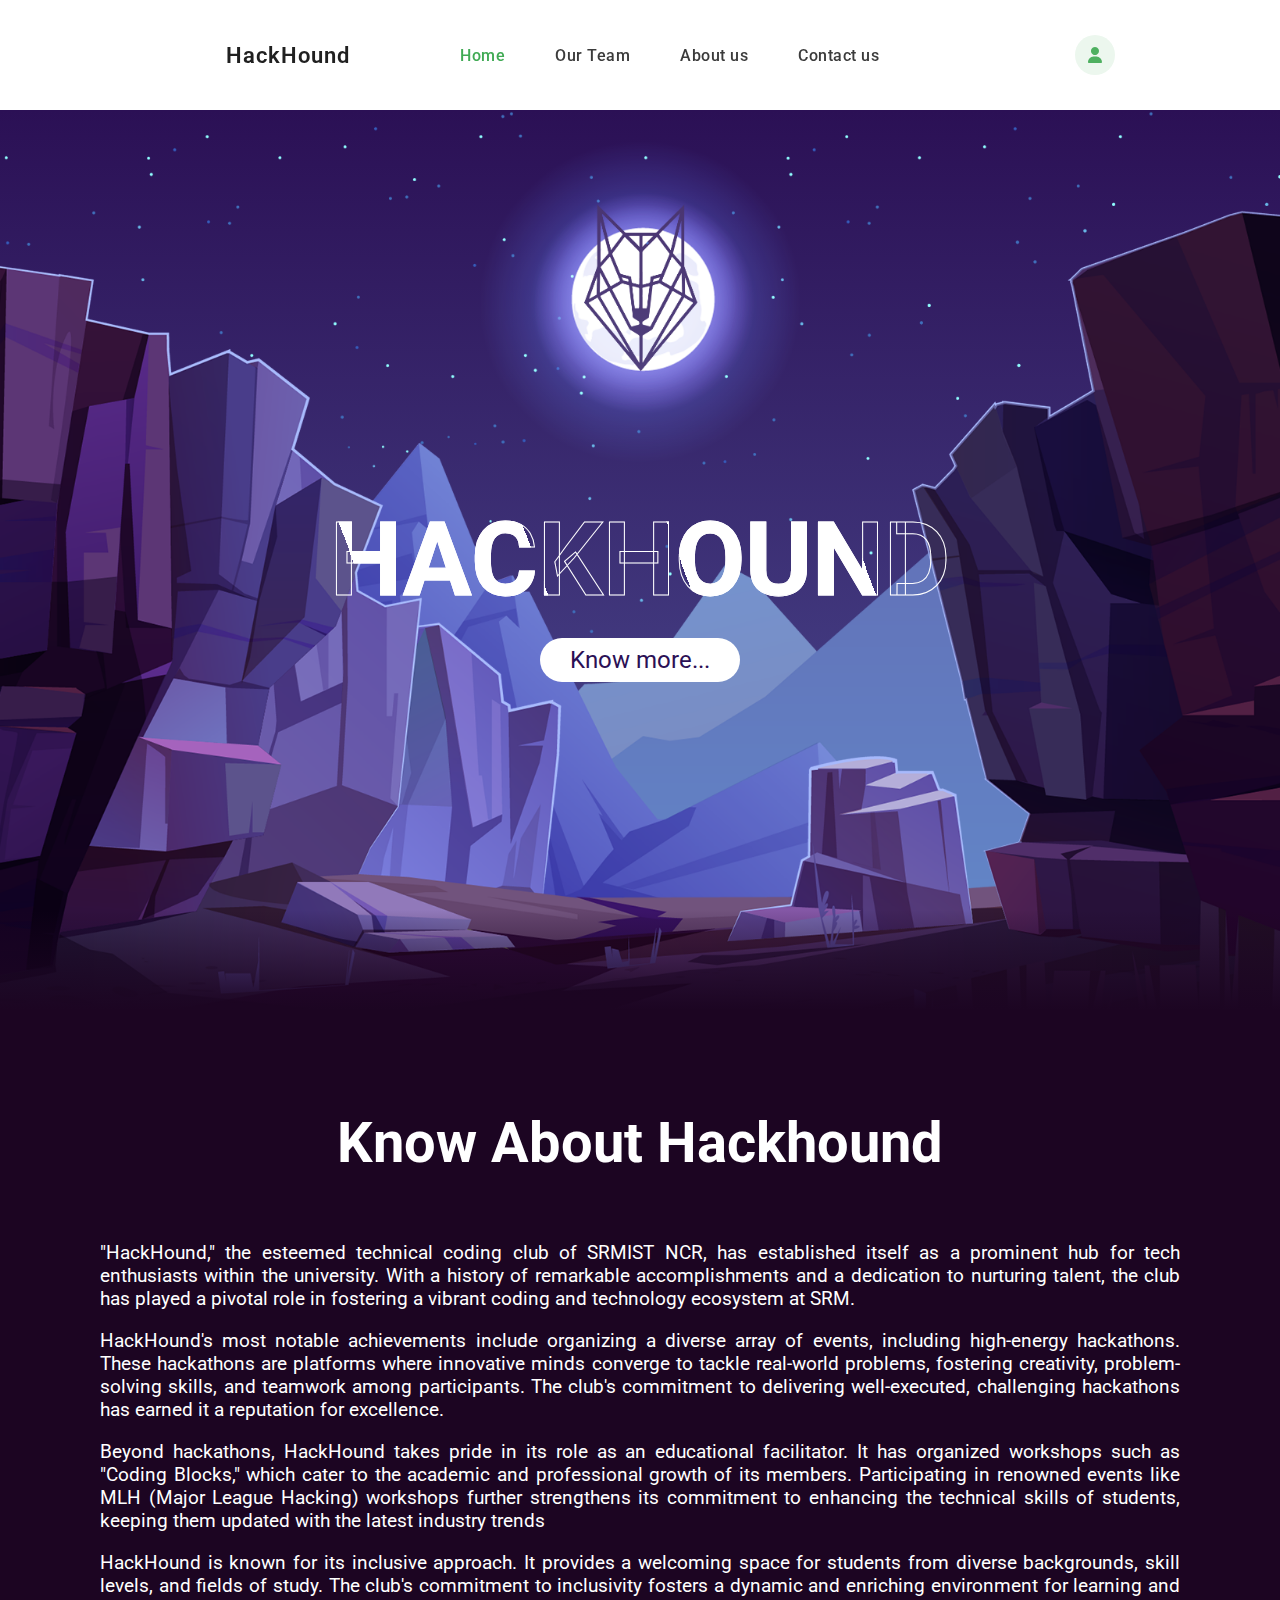
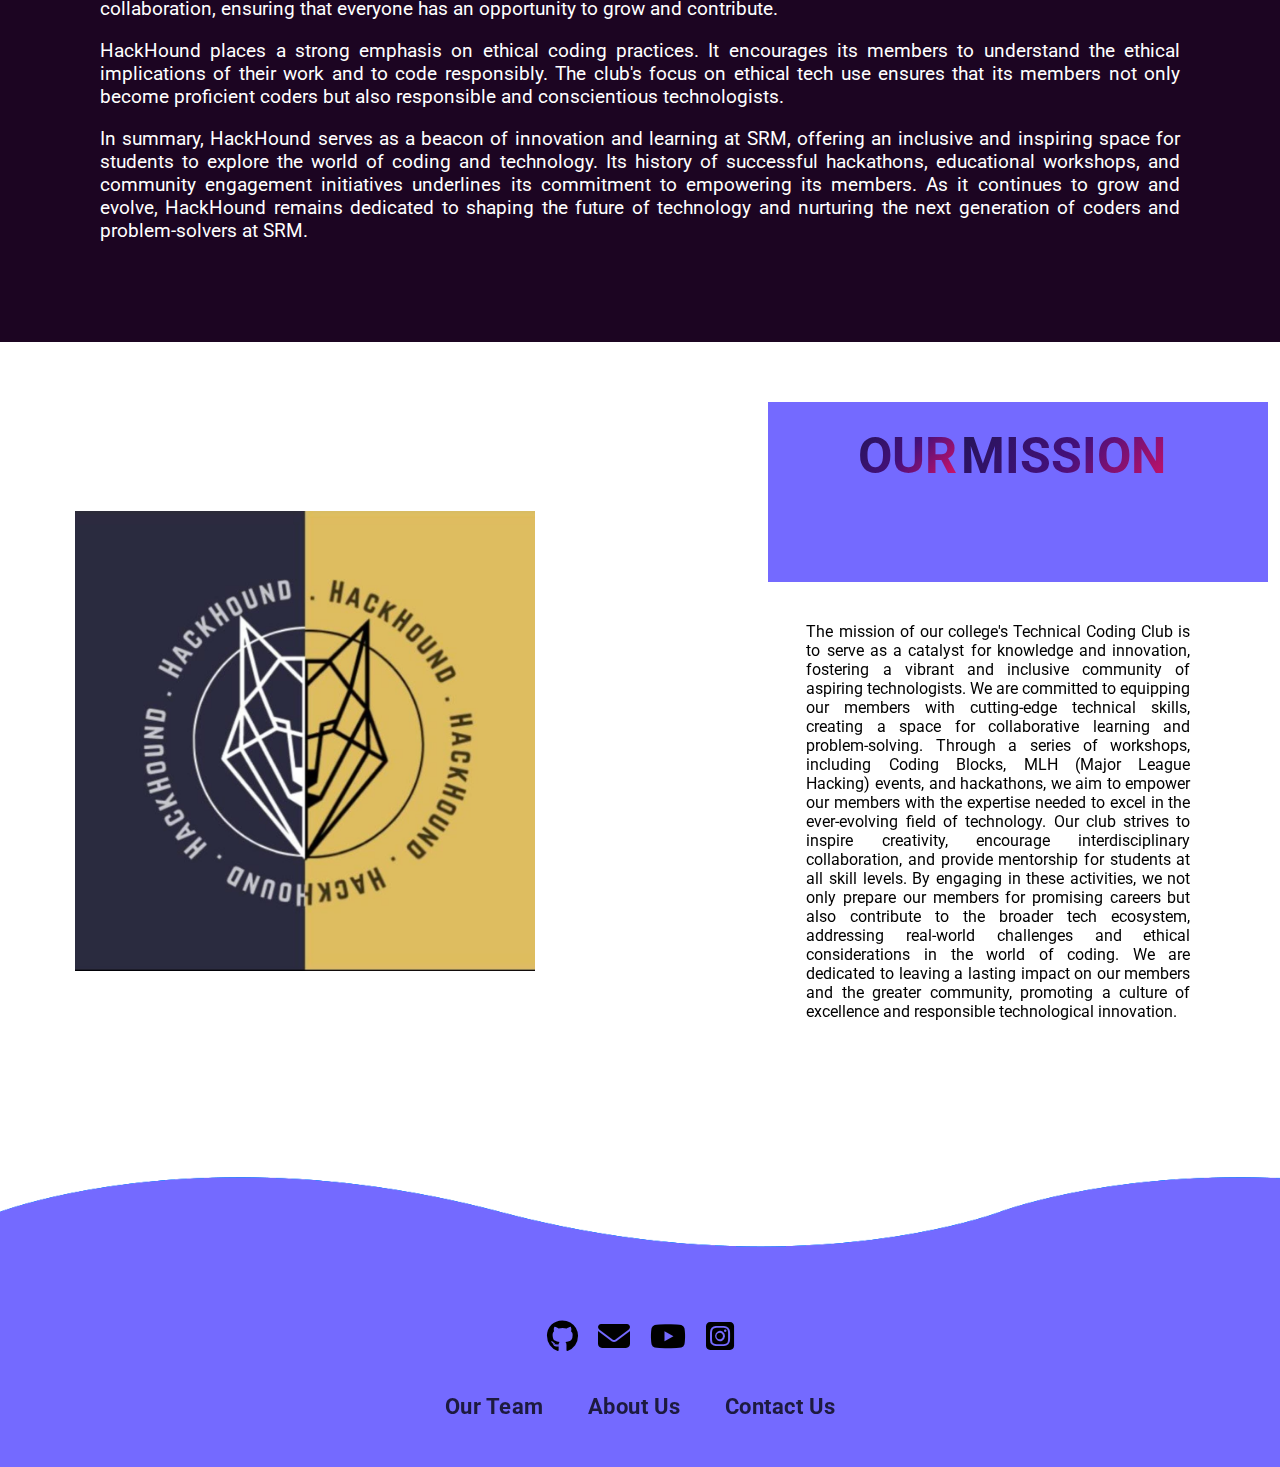
<file: index.html>
<!DOCTYPE html>
<html lang="en">

<head>
    <meta charset="UTF-8">
    <meta name="viewport" content="width=device-width, initial-scale=1.0">
    <title>Home | HackHound</title>
    <link rel="icon" type="image/x-icon" href="/Images/logo.jpeg">
    <link rel="stylesheet" href="css/index-style.css">
    <link rel="stylesheet" href="https://cdnjs.cloudflare.com/ajax/libs/font-awesome/6.1.2/css/all.min.css">
    <style>
        @import url('https://fonts.googleapis.com/css2?family=Roboto&display=swap');
    </style>
</head>

<body>

        <nav class="navigation">
            <input type="checkbox" class="menu-btn" id="menu-btn" style="display: none;" />
           <label for="menu-btn" class="menu-icon">
             <span class="nav-icon"></span>
           </label>
           <a href="index.html" class="logo"> <span>Hack</span>Hound</a>
           <ul class="menu">
             <li><a href="/HackHound-Website/index.html" class="active">Home</a></li>
             <li><a href="/HackHound-Website/ourteam.html">Our Team</a></li>
             <li><a href="/HackHound-Website/index.html#sec">About us</a></li>
             <li><a href="/HackHound-Website/contact.html">Contact us</a></li>
           </ul>
           <ul class="sign_menu"></ul>
           <div class="right-nav">
               <a href="#" class="cart">
               <i class="fas fa-user"></i>
               <span>0</span>
             </a>
           </div>
         </nav>
        
    <!-- </div> -->
    <div class="parallax">
        <section>
            <img src="Images/stars.png" id="stars">
            <img src="Images/image (2).png" id="moon">
            <img src="Images/mountains_behind.png" id="mountains-behind">
            <h3 id="text">HACKHOUND</h3>
            <a href="#sec" id="btn">Know more...</a>
            <img src="Images/mountains_front.png" id="mountains-front">
        </section>

        <div id="sec">
            <h2>Know About Hackhound</h2>
            <p>"HackHound," the esteemed technical coding club of SRMIST NCR, has established itself as a prominent
                hub for tech enthusiasts within the university. With a history of remarkable accomplishments and a
                dedication to nurturing talent, the club has played a pivotal role in fostering a vibrant coding and
                technology ecosystem at SRM.</p><br>
            <p> HackHound's most notable achievements include organizing a diverse array of events, including
                high-energy hackathons. These hackathons are platforms where innovative minds converge to tackle
                real-world problems, fostering creativity, problem-solving skills, and teamwork among participants.
                The club's commitment to delivering well-executed, challenging hackathons has earned it a reputation
                for excellence.</p><br>
            <p>Beyond hackathons, HackHound takes pride in its role as an educational facilitator. It has organized
                workshops such as "Coding Blocks," which cater to the academic and professional growth of its
                members. Participating in renowned events like MLH (Major League Hacking) workshops further
                strengthens its commitment to enhancing the technical skills of students, keeping them updated with
                the latest industry trends</p><br>
            <p>HackHound is known for its inclusive approach. It provides a welcoming space for students from
                diverse backgrounds, skill levels, and fields of study. The club's commitment to inclusivity fosters
                a dynamic and enriching environment for learning and collaboration, ensuring that everyone has an
                opportunity to grow and contribute.</p><br>
            <p>HackHound places a strong emphasis on ethical coding practices. It encourages its members to
                understand the ethical implications of their work and to code responsibly. The club's focus on
                ethical tech use ensures that its members not only become proficient coders but also responsible and
                conscientious technologists.</p><br>
            <p>In summary, HackHound serves as a beacon of innovation and learning at SRM, offering an inclusive and
                inspiring space for students to explore the world of coding and technology. Its history of
                successful hackathons, educational workshops, and community engagement initiatives underlines its
                commitment to empowering its members. As it continues to grow and evolve, HackHound remains
                dedicated to shaping the future of technology and nurturing the next generation of coders and
                problem-solvers at SRM.</p>
        </div>
        <script>
            let stars = document.getElementById('stars');
            let moon = document.getElementById('moon');
            let mountains_behind = document.getElementById('mountains-behind');
            let text = document.getElementById('text')
            let btn = document.getElementById('btn');
            let mountains_front = document.getElementById('mountains_front');


            window.addEventListener('scroll', function () {

                let value = window.scrollY;
                stars.style.left = value * 0.25 + 'px';
                moon.style.top = value * 1.05 + 'px';
                mountains_behind.style.top = value * 0.5 + 'px';
                mountains_front.style.top = value * 0 + 'px';
                text.style.marginRight = value * 4 + 'px';
                text.style.marginLeft = value * 1.5 + 'px';
                btn.style.marginTop = value * 1.5 + 'px';
            })
        </script>
    </div>
    <div class="mission">
       
        <div class="animated">
            <!-- <h6 data-text="Our Mission">Our Mission</h6> -->
            <!-- <h6 data-text="Mission">Mission</h6> -->
            <div class="container">
                <div class="row">
                  <div class="col-md-12 text-center">
                    <h3 class="animate-charcter">OUR</h3>
                    <h3 class="animate-charcter">MISSION</h3>
                  </div>
                </div>
              </div>
        </div>
         <div class="elementContainer">
            <img class="logo" src="Images/logo.jpg" alt="Logo" width="600px" height="600px">
            <!-- <div class="left"></div>
                <div class="right"></div> -->
        </div>
        <div class="textbox">
            <p class="textm">The mission of our college's Technical Coding Club is to serve as a catalyst for
                knowledge and innovation, fostering a vibrant and inclusive community of aspiring technologists. We
                are committed to equipping our members with cutting-edge technical skills, creating a space for
                collaborative learning and problem-solving. Through a series of workshops, including Coding Blocks,
                MLH (Major League Hacking) events, and hackathons, we aim to empower our members with the expertise
                needed to excel in the ever-evolving field of technology. Our club strives to inspire creativity,
                encourage interdisciplinary collaboration, and provide mentorship for students at all skill levels.
                By engaging in these activities, we not only prepare our members for promising careers but also
                contribute to the broader tech ecosystem, addressing real-world challenges and ethical
                considerations in the world of coding. We are dedicated to leaving a lasting impact on our members
                and the greater community, promoting a culture of excellence and responsible technological
                innovation.
            <p>
        </div>
    </div>
    <!-- <div class="images">
            <div class="slider">
                <span style="--i:1;"><img src="Images/p1.png"></span>
                <span style="--i:2;"><img src="Images/p2.png"></span>
                <span style="--i:3;"><img src="Images/p3.png"></span>
                <span style="--i:4;"><img src="Images/p10.jpeg"></span>
                <span style="--i:5;"><img src="Images/p4.png"></span>
                <span style="--i:6;"><img src="Images/p6.png"></span>
                <span style="--i:7;"><img src="Images/p13.jpeg"></span>
                <span style="--i:8;"><img src="Images/p14.jpeg"></span>
                <span style="--i:9;"><img src="Images/p11.jpeg"></span>
            </div>
        </div>
        <script>
            // JavaScript to trigger the animation after the page loads
            window.onload = function () {
                const container = document.querySelector('.container');
                const leftBlock = document.querySelector('.left-block');
                const rightBlock = document.querySelector('.right-block');
                const logo = document.querySelector('.logo');

                setTimeout(() => {
                    container.classList.add('animation-started');
                    leftBlock.classList.remove('animate');
                    rightBlock.classList.remove('animate');
                    setTimeout(() => {
                        leftBlock.style.display = 'none';
                        rightBlock.style.display = 'none';
                        logo.style.display = 'block';
                    }, 2000); // Adjust the timing as needed
                }, 2000); // Adjust the timing as needed
            };
        </script> -->
    <!-- <div class="final"> -->
    <footer>
        <div class="waves">
            <div class="wave" id="wave1"></div>
            <div class="wave" id="wave2"></div>
            <div class="wave" id="wave3"></div>
            <div class="wave" id="wave4"></div>
        </div>
        <ul class="social-icons">
            <li>
                <a href="#"><i class="fa-brands fa-github"></i></a>
            </li>
            <li>
                <a href="#"><i class="fa-solid fa-envelope"></i></a>
            </li>
            <li>
                <a href="#"><i class="fa-brands fa-youtube"></i></a>
            </li>
            <li>
                <a href="#"><i class="fa-brands fa-square-instagram"></i></a>
            </li>
        </ul>
        <ul class="menu">
            <li>
                <a href="/HackHound-Website/ourteam.html">Our Team</a>
                <!-- <a href="#">Events</a> -->
                <!-- <a href="#">FAQs</a> -->
                <a href="#sec">About Us</a>
                <a href="/HackHound-Website/contact.html">Contact Us</a>
            </li>
        </ul>
    </footer>
    <!-- </div> -->
</body>

</html>
</file>
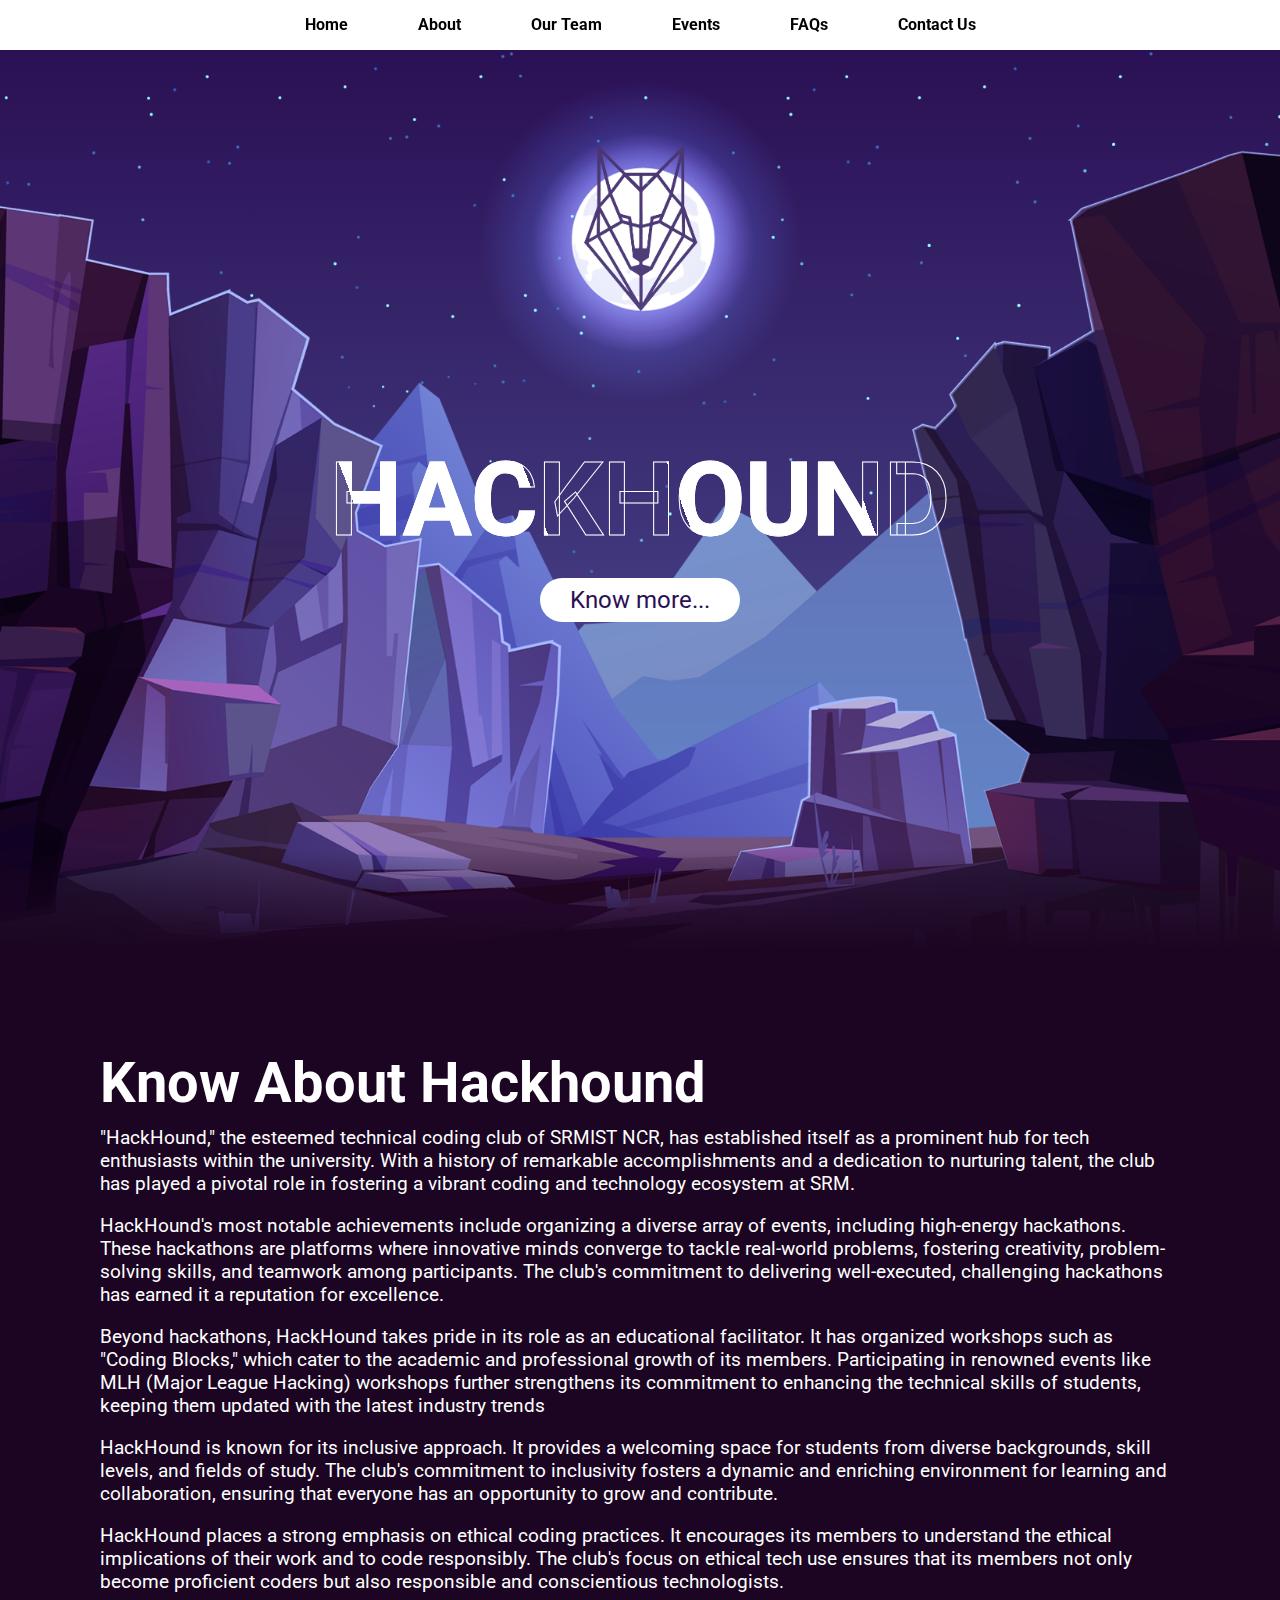
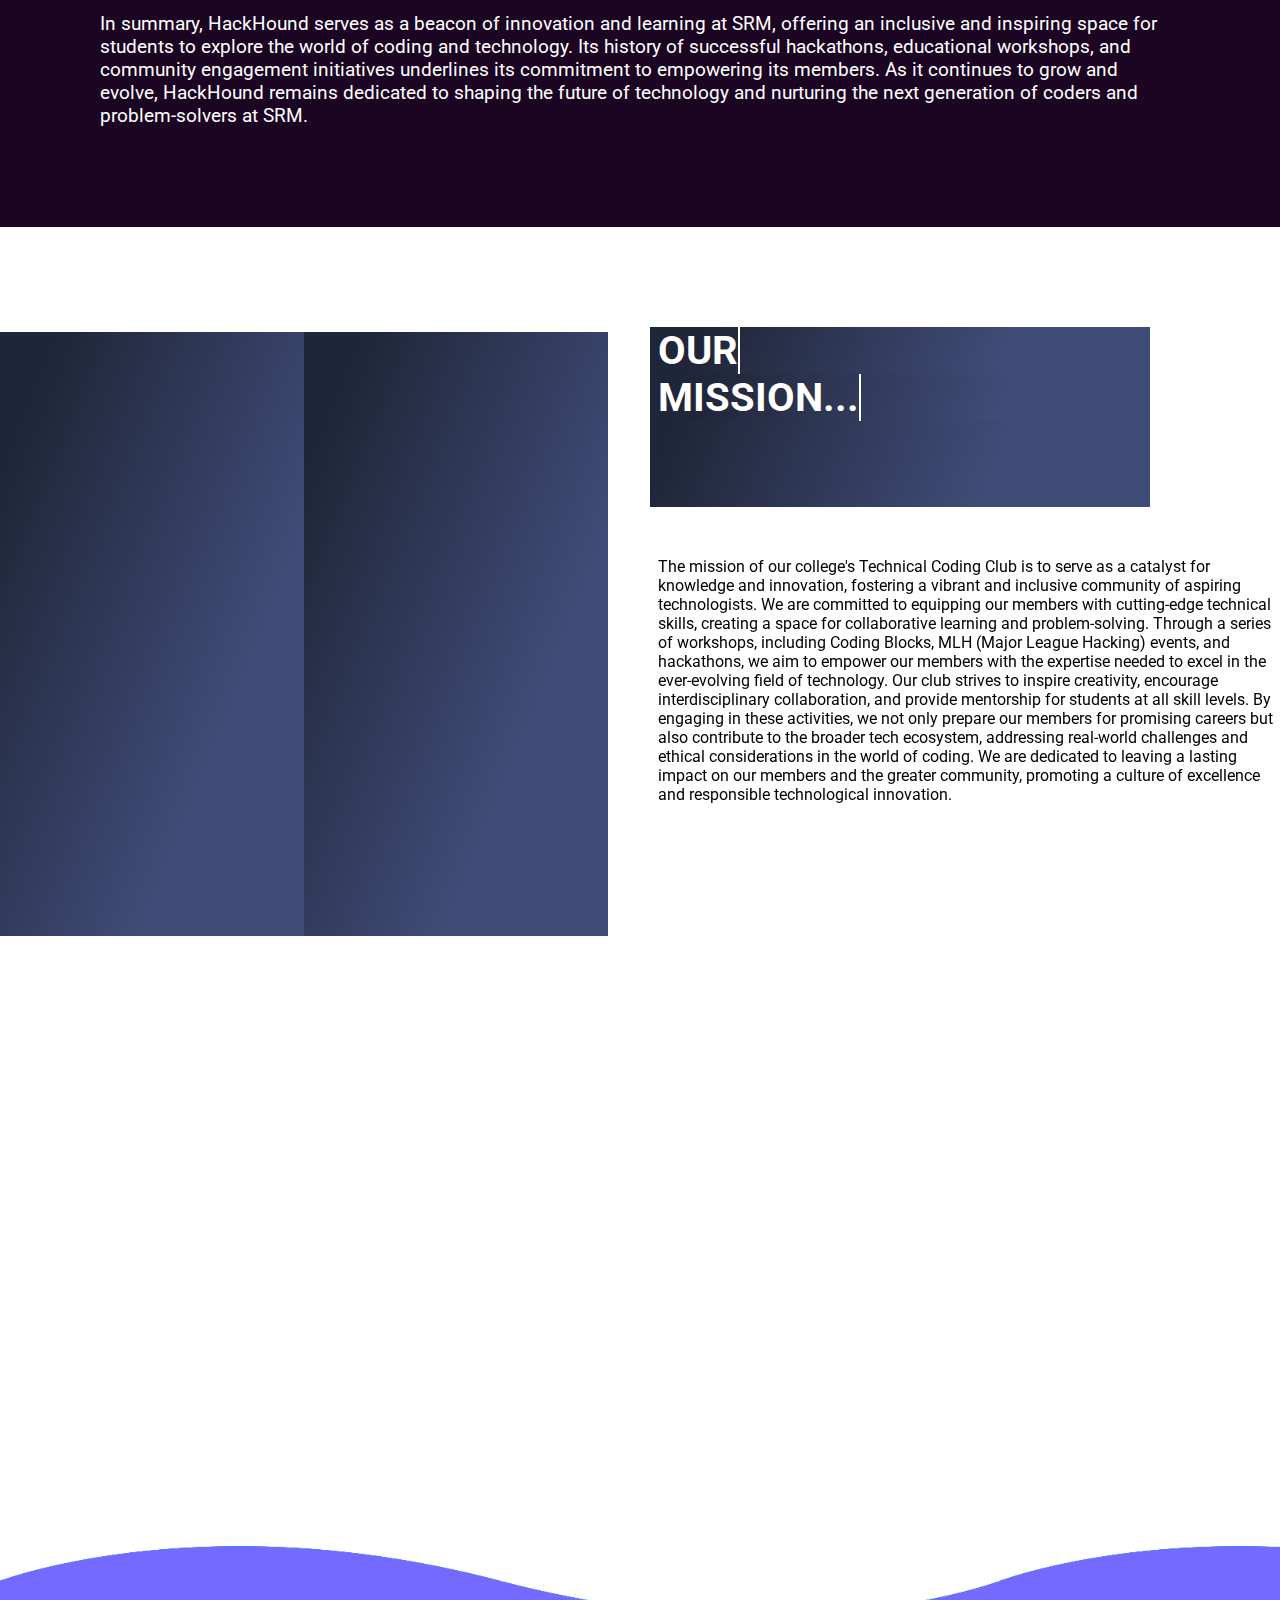
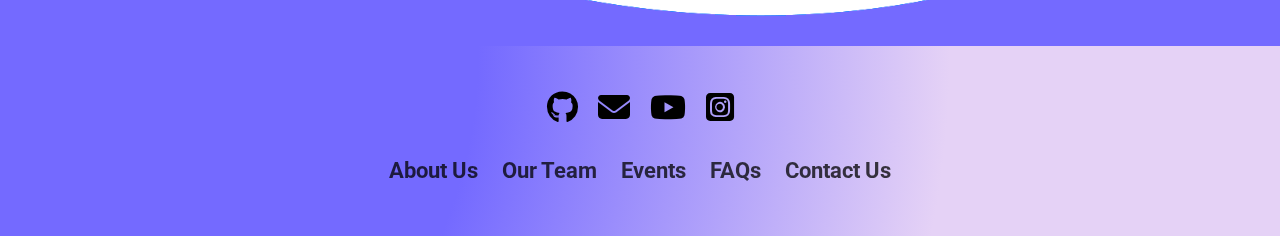
<file: Home-page/index.html>
<!DOCTYPE html>
<html lang="en">
<head>
    <meta charset="UTF-8">
    <meta name="viewport" content="width=device-width, initial-scale=1.0">
    <title>Hackhound</title>
    <link rel="stylesheet" href="style.css">
    <link rel="stylesheet" href="https://cdnjs.cloudflare.com/ajax/libs/font-awesome/6.1.2/css/all.min.css">
    <style>
        @import url('https://fonts.googleapis.com/css2?family=Roboto&display=swap');
      </style>
</head>
<body>
    <div class="page">
        <nav>
            <ul>
               <li><a href="#">Home</a></li>
                <li><a href="#">About</a></li>
                <li><a href="#">Our Team</a></li>
                <li><a href="#">Events</a></li>
                <li><a href="#">FAQs</a></li>
                <li><a href="#">Contact Us</a></li>
                <div class="color-box"></div>
                <span></span>
            </ul>
        </nav>
    </div>
    <div class="parallax">
    <section>
        <img src="Images/stars.png" id="stars">
        <img src="Images/image (2).png" id="moon">
        <img src="Images/mountains_behind.png" id="mountains-behind">
        <h3 id="text">HACKHOUND</h3>
        <a href="#sec" id="btn">Know more...</a>
        <img src="Images/mountains_front.png" id="mountains-front">
    </section>

    <div id="sec">
        <h2>Know About Hackhound</h2>
        <p>"HackHound," the esteemed technical coding club of SRMIST NCR, has established itself as a prominent hub for tech enthusiasts within the university. With a history of remarkable accomplishments and a dedication to nurturing talent, the club has played a pivotal role in fostering a vibrant coding and technology ecosystem at SRM.</p><br>
        <p> HackHound's most notable achievements include organizing a diverse array of events, including high-energy hackathons. These hackathons are platforms where innovative minds converge to tackle real-world problems, fostering creativity, problem-solving skills, and teamwork among participants. The club's commitment to delivering well-executed, challenging hackathons has earned it a reputation for excellence.</p><br>
        <p>Beyond hackathons, HackHound takes pride in its role as an educational facilitator. It has organized workshops such as "Coding Blocks," which cater to the academic and professional growth of its members. Participating in renowned events like MLH (Major League Hacking) workshops further strengthens its commitment to enhancing the technical skills of students, keeping them updated with the latest industry trends</p><br>
        <p>HackHound is known for its inclusive approach. It provides a welcoming space for students from diverse backgrounds, skill levels, and fields of study. The club's commitment to inclusivity fosters a dynamic and enriching environment for learning and collaboration, ensuring that everyone has an opportunity to grow and contribute.</p><br>
        <p>HackHound places a strong emphasis on ethical coding practices. It encourages its members to understand the ethical implications of their work and to code responsibly. The club's focus on ethical tech use ensures that its members not only become proficient coders but also responsible and conscientious technologists.</p><br>
        <p>In summary, HackHound serves as a beacon of innovation and learning at SRM, offering an inclusive and inspiring space for students to explore the world of coding and technology. Its history of successful hackathons, educational workshops, and community engagement initiatives underlines its commitment to empowering its members. As it continues to grow and evolve, HackHound remains dedicated to shaping the future of technology and nurturing the next generation of coders and problem-solvers at SRM.</p>          
    </div>
    <script>
        let stars = document.getElementById('stars');
        let moon = document.getElementById('moon');
        let mountains_behind = document.getElementById('mountains-behind');
        let text=document.getElementById('text')
        let btn= document.getElementById('btn');
        let mountains_front = document.getElementById('mountains_front');
                
        
window.addEventListener('scroll', function () {
    
    let value = window.scrollY;
    stars.style.left = value * 0.25 + 'px';
    moon.style.top = value * 1.05 + 'px';
    mountains_behind.style.top = value * 0.5 + 'px';
    mountains_front.style.top = value * 0 + 'px';
    text.style.marginRight = value*4 + 'px';
    text.style.marginLeft = value*1.5 + 'px';
    btn.style.marginTop = value*1.5 + 'px';
})
</script>
</div>
<div class="mission">
<div class="elementContainer">
    <img class="logo" src="Images/logo.jpg" alt="Logo" width="600px" height="600px">
    <div class="left"></div>
    <div class="right"></div>
</div>
<div class="animated">  
    <h6 data-text="Our  ">Our </h6>
    <h6 data-text="Mission... "> Mission...</h6>
</div>
<div class="textbox">
<p class="textm">The mission of our college's Technical Coding Club is to serve as a catalyst for knowledge and innovation, fostering a vibrant and inclusive community of aspiring technologists. We are committed to equipping our members with cutting-edge technical skills, creating a space for collaborative learning and problem-solving. Through a series of workshops, including Coding Blocks, MLH (Major League Hacking) events, and hackathons, we aim to empower our members with the expertise needed to excel in the ever-evolving field of technology. Our club strives to inspire creativity, encourage interdisciplinary collaboration, and provide mentorship for students at all skill levels. By engaging in these activities, we not only prepare our members for promising careers but also contribute to the broader tech ecosystem, addressing real-world challenges and ethical considerations in the world of coding. We are dedicated to leaving a lasting impact on our members and the greater community, promoting a culture of excellence and responsible technological innovation.<p>
</div>
</div>

    <script>
        // JavaScript to trigger the animation after the page loads
        window.onload = function () {
            const container = document.querySelector('.container');
            const leftBlock = document.querySelector('.left-block');
            const rightBlock = document.querySelector('.right-block');
            const logo = document.querySelector('.logo');
    
            setTimeout(() => {
                container.classList.add('animation-started');
                leftBlock.classList.remove('animate');
                rightBlock.classList.remove('animate');
                setTimeout(() => {
                    leftBlock.style.display = 'none';
                    rightBlock.style.display = 'none';
                    logo.style.display = 'block';
                }, 2000); // Adjust the timing as needed
            }, 2000); // Adjust the timing as needed
        };
    </script>
    <div class="final">
        <footer>
            <div class="waves">
                <div class="wave" id="wave1"></div>
                <div class="wave" id="wave2"></div>
                <div class="wave" id="wave3"></div>
                <div class="wave" id="wave4"></div>
            </div>
            <ul class="social-icons">
                <li>
                    <a href="#"><i class="fa-brands fa-github"></i></a>
                </li>
                <li>
                    <a href="#"><i class="fa-solid fa-envelope"></i></a>
                </li>
                <li>
                    <a href="#"><i class="fa-brands fa-youtube"></i></a>
                </li>
                <li>
                    <a href="#"><i class="fa-brands fa-square-instagram"></i></a>
                </li>
            </ul>
            <ul class="menu">
                <li>
                    
                    <a href="#">About Us</a>
                    <a href="#">Our Team</a>
                    <a href="#">Events</a>
                    <a href="#">FAQs</a>
                    <a href="#">Contact Us</a>
                </li>
            </ul>
        </footer>
    </div>
</body>
</html>
</file>
<file: css/index-style.css>
*::before,
*::after {
    box-sizing: border-box;
    line-height: 1.5em;
}

html {
    overflow: scroll;
    overflow-x: hidden;
    scroll-behavior: smooth;
}

::-webkit-scrollbar{
    width: 6px;  /* remove scrollbar space */
    background: transparent;  /* optional: just make scrollbar invisible */
}

/* optional: show position indicator in black */
::-webkit-scrollbar-thumb {
    background: #2d1258;
}

*::selection {
    background-color: #2d1258;
    color: white;
}

* {
  font-family: 'Roboto', sans-serif;
  margin: 0px;
  padding: 0px;
  box-sizing: border-box;
  scroll-behavior: smooth;
}

.parallax {
  min-height: 100vh;
  background: linear-gradient(#2b1055, #7597de);
  overflow-x: hidden;
}

ul{
    list-style: none;
}
a{
    text-decoration: none;
} .navigation{
  display: flex;
  justify-content: space-between;
  align-items: center;
  padding: 35px;
  max-width: 1070px;
  width: 100%;
  margin: auto;height:fit-content;
}
.menu{
  display: flex;
}
.menu li a{
  padding: 3px 10px;
  margin: 0px 15px;
  color: #3b3b3b;
  font-weight: 500;
  letter-spacing: 0.5px;
  transition: all ease 0.3s;
}
.logo{
  font-size: 1.4rem;
  font-weight: 600;
  letter-spacing: 1px;
  color: #202020;
}
/* .logo span{
  color: #2d078c;
} */
.right-nav{
  display: grid;
  grid-template-columns: auto auto;
  grid-gap: 25px;
}
.right-nav a{
  width:40px;
  height: 40px;
  display: flex;
  justify-content: center;
  align-items: center;
  border-radius: 50%;
  position: relative;
}

.right-nav .cart{
  background-color: #ecf7ee;
  color: #4eb060;
}
.right-nav a span{
  position: absolute;
  top: -7px;
  right: -7px;
  width:20px;
  height: 20px;
  display: flex;
  justify-content: center;
  align-items: center;
  border-radius: 50%;
  color: #ffffff;
  font-size: 0.6rem;
  font-weight: 500;
}


.menu li a:hover,
.menu .active{
  color: #40aa54;
  transition: all ease 0.3s;
}

.elementContainer:hover .left {
  width: 0px;
}

.elementContainer:hover .right {
  width: 0px;
}

.elementContainer:hover::after {
  opacity: 0;
  transition: opacity 0.2s 0s;
}

.elementContainer {
  margin-top: -11%;
  background: white;
  background-image: white;
  min-height: 1em;
  position: relative;
  text-align: center;
  color: black;
  cursor: pointer;
  min-width: 60px;
  padding: 0 0.4%;
  margin-right: 50px;
  float: left;
}

.elementContainer::after {
  font-size: 1em;
  display: inline;
  position: absolute;
  width: 50%;
  text-align: center;
  top: 100%;
  transform: translateY(-58%);
  left: 0;
  transition: opacity 0.5s 0.5s;
}

.elementContainer .logo {
  padding: 70px;
  transition: background-color 0.3s;
}

.elementContainer .logo:hover {
  background: linear-gradient(112.1deg, rgb(32, 38, 57) 11.4%, rgb(63, 76, 119) 70.2%);
  border-radius: 30px;
}


.left,
.right {
  min-height: 1em;
  background: white;
  background-image: linear-gradient(315deg, #ba9a8e 0%, #96705b 74%);
  position: absolute;
  top: 0px;
  bottom: 0px;
  transition: 1s;
  width: 50%;
}

.left {
  left: 0px;

}

.right {
  right: 0px;
}

.textbox {
  padding-top: 40px;
 padding-right:7%;
 text-align: justify;
text-justify: inter-word;
margin-left:63%;
/* color: white; */
}

section {
  position: relative;
  width: 100%;
  height: 100vh;
  padding: 100px;
  display: flex;
  justify-content: center;
  align-items: center;
  overflow: hidden;

}

section img {
  position: absolute;
  top: 0;
  left: 0;
  width: 100%;
  height: 100%;
  object-fit: cover;
  pointer-events: none;
}

section img#moon {
  mix-blend-mode: screen;

}

#text {
  position: absolute;
  color: white;
  white-space: nowrap;
  font-size: 8vw;
  z-index: 19;
  color: transparent;
  -webkit-text-stroke: 1px #fff;
  background: url(../Images/back.png);
  background-clip: border-box;
  -webkit-background-clip: text;
  background-position: 0 0;
  animation: back 20s linear infinite;
}

@keyframes back {
  100% {
    background-position: 2000px 0;
  }
}

section img#mountains-front {
  z-index: 10;
}

section::before {
  content: '';
  position: absolute;
  bottom: 0;
  width: 100%;
  height: 100px;
  background: linear-gradient(to top, #1c0522, transparent);
  z-index: 100;

}

#sec {
  position: relative;
  padding: 100px;
  background: #1c0522;
  text-align: justify;
  text-justify: inter-word;
}

#sec h2 {
  text-align: center;
  font-size: 3.5em;
  color: white;
  margin-bottom: 6%;
}

#sec p {
  font-size: 1.2em;
  color: white;

}

#btn {
  text-decoration: none;
  display: inline-block;
  padding: 8px 30px;
  border-radius: 40px;
  background: white;
  color: #2b1055;
  font-size: 1.5em;
  z-index: 19;
  transform: translateY(100px);
  text-align:center;
}

.images {
  margin-top: 170px;
  background: linear-gradient(to right, rgb(173, 83, 137), rgb(60, 16, 83));
  height: 600px;
}

.slider {
  margin-top: 300px;
  margin-left: 450px;
  position: relative;
  justify-content: center;
  width: 270px;
  height: 270px;
  transform-style: preserve-3d;
  animation: rotate 30s linear infinite;
  cursor: pointer;
}

.slider span {
  margin-top: 150px;
}

@keyframes rotate {
  0% {
    transform: perspective(1000px) rotateY(0deg);
  }

  100% {
    transform: perspective(1000px) rotateY(360deg);
  }
}

.slider span {
  position: absolute;
  top: 0;
  left: 0;
  width: 100%;
  height: 100%;
  transform-origin: center;
  transform-style: preserve-3d;
  transform: rotateY(calc(var(--i)*45deg)) translateZ(360px);
}

.slider span img {
  position: absolute;
  top: 0;
  left: 0;
  width: 100%;
  height: 100%;
  border-radius: 100px;
  object-fit: cover;
  transition: 2s;
}

.slider span:hover img {
  transform: translateY(-50px)scale(1.2);
}

.final {

  display: flex;
  justify-content: center;
  align-items: flex-end;
  min-height: 100vh;
}

footer {
  position: relative;
  display: flex;
  justify-content: center;
  align-items: center;
  width: 100%;
  background: rgb(116, 106, 255);
  /* background: radial-gradient(939px at 0.7% 2.4%, rgb(116, 106, 255) 50%, rgb(229, 210, 246) 100.2%); */
  height: 190px;
  padding: 0 0;
  margin-top: 20%;
  flex-direction: column;
}

footer .social-icons,
footer .menu {
  position: relative;
  display: flex;
  justify-content: center;
  align-items: center;
  margin: 10px 0;
  flex-wrap: wrap;
}

footer .social-icons li,
footer .menu li {
  list-style: none;
}

footer .social-icons li a {
  font-size: 2em;
  color: black;
  margin: 0 10px;
  display: inline-block;
  transition: 0.5s;
}

footer .social-icons li a {
  transform: translateY(-10px);
}

footer .menu li a {
  font-size: 1.4em;
  color: black;
  margin: 0 10px;
  display: inline-block;
  text-decoration: none;
  opacity: 0.75;
  transition: 0.5s;
  font-weight: bold;
}

footer .menu li a:hover {

  opacity: 1;
}

footer p {
  color: #fff;
  text-align: center;
  margin-top: 15px;
  margin-bottom: 10px;
  font-size: 1.1em;
  opacity: 0.75;
}


footer .wave {
  position: absolute;
  top: -100px;
  left: 0;
  width: 100%;
  height: 100px;
  background: #fff url(../Images/wave1.png);
  background-size: 1000px 100px;

}

footer .wave#wave1 {
  z-index: 1000;
  opacity: 1;
  bottom: 0;
  animation: animatewave 4s linear infinite;
}

footer .wave#wave2 {
  z-index: 999;
  opacity: 0.5;
  bottom: 0;
  animation: animatewave-02 4s linear infinite;
}

footer .wave#wave3 {
  z-index: 1000;
  opacity: 0.2;
  bottom: 15px;
  animation: animatewave-02 3s linear infinite;
}

footer .wave#wave4 {
  z-index: 999;
  opacity: 0.7;
  bottom: 20px;
  animation: animatewave-02 3s linear infinite;
}


@keyframes animatewave {
  0% {
    background-position-x: 1000px;
  }

  100% {
    background-position-x: 0px;
  }

}

@keyframes animatewave-02 {
  0% {
    background-position-x: 0px;
  }

  100% {
    background-position-x: 1000px;
  }

}


.zoom li a {
  transition: 1s;
}

.zoom li a:hover {
  transform: scale(1.1);
}

.animated {
  box-sizing: border-box;
  position: relative;
  margin-top: 60px;
  margin-left: 60%;
  padding-left:7%;
  padding-top:2%;
  width: 500px;
  height: 20vh;
  background: rgb(116, 106, 255);
}



/* .animated h6 {
  font-size: 40px;
  text-align: center;
  position: relative;
  -webkit-text-stroke: 0.3vw linear-gradient(112.1deg, rgb(32, 38, 57) 11.4%, rgb(63, 76, 119) 70.2%);
  text-transform: uppercase;
}

.animated h6::before {
  content: attr(data-text);
  position: absolute;
  color: white;
  -webkit-text-stroke: 0vw linear-gradient(112.1deg, rgb(32, 38, 57) 11.4%, rgb(63, 76, 119) 70.2%);
  border-right: 2px solid white;
  overflow: hidden;
  animation: animate 6s linear infinite;
} */
.animate-charcter
{
   text-transform: uppercase;
  background-image: linear-gradient(
    -225deg,
    #231557 0%,
    #44107a 29%,
    #ff1361 67%,
    #fff800 100%
  );
  background-size: auto auto;
  background-clip: border-box;
  background-size: 200% auto;
  color: #fff;
    background-clip: text;
  /* text-fill-color: transparent; */
  -webkit-background-clip: text;
  -webkit-text-fill-color: transparent;
  animation: textclip 2s linear infinite;
  display: inline-block;
      font-size: 50px;
}

@keyframes textclip {
  to {
    background-position: 200% center;
  }
}
@keyframes animate {

  0%,
  10%,
  100% {
    width:0%;
  }

  70%,
  90% {
    width: 120%;
  }
}
@media(max-width:1047px){
.elementContainer{
  width:100%;
  margin-top:4px;
}
.elementContainer .logo{
  padding:2%;
  width:75%;
  height: 60%;
}
.animated{
 margin-left:0%;
 margin-top:6%;
 padding-left:25%;
 padding-top:5%;
 display:grid;
 position:relative;
 width:100%;
 /* text-align: center; */
}

  .textbox{
  padding:3%;
  justify-content: center;  
  display: block;
  margin-top:7%;
  margin-left:0;
  }
#sec{
  padding:4%;
}
}
@media(max-width:965px){
  .navigation{
      justify-content: space-between;
      height: 65px;
      padding: 35px 25px;
  }
  .logo{
      font-size: 1.2rem;padding-left:13%;
  }
  .navigation .menu{
      display: none;
      position: absolute;
      top: 65px;
      left: 0px;
      z-index: 100;
      background-color: #ffffff;
      width: 100%;
      padding: 0px;
      margin: 0px;
      border-bottom: 1px solid rgba(245,245,245);
  }
  .navigation .menu li{
      width: 100%;
      margin: 0px;
      padding: 0px;
  }
  .navigation .menu li a{
      width: 100%;
      height: 40px;
      display: flex;
      align-items: center;
      padding: 30px 20px;
      margin: 0px;
      border: 1px solid rgba(248,247,247,0.5);
  }
  .menu-icon{
      display: block;
  }
  .navigation .menu-icon{
      cursor: pointer;
      float: right;
      padding: 5px;
      position: relative;
      user-select: none;
      z-index: 2;
  }
  .navigation .menu-icon .nav-icon{
      background-color: #141414cc;
      display: block;
      height: 2px;
      width: 25px;
      position: relative;
      transition: background 0.2s ease-out;
  }
  .navigation .menu-icon .nav-icon::before,
  .navigation .menu-icon .nav-icon::after{
      background-color: #141414cc;
      content: '';
      display: block;
      position: absolute;
      width: 100%;
      height: 100%;
      transition: all ease-out 0.2s;
  }
  .navigation .menu-icon .nav-icon::before{
      top: 7px;
  }
  .navigation .menu-icon .nav-icon::after{
      top: -7px;
  }
  .navigation .menu-btn:checked ~ .menu-icon .nav-icon::before{
      transform: rotate(-45deg);
      top: 0px;
  }
  .navigation .menu-btn:checked ~ .menu-icon .nav-icon::after{
      transform: rotate(45deg);
      top: 0px;
  }
  .navigation .menu-btn:checked ~ .menu-icon .nav-icon{
      background-color: transparent;
  } 
  .navigation .menu-btn:checked ~ .menu{
      display: block;
  }   
}
</file>
<file: Home-page/style.css>
*{
  font-family: 'Roboto',sans-serif;
  margin: 0px;
  padding: 0px;
 box-sizing: border-box;
  scroll-behavior: smooth;
}

.parallax{
  min-height: 100vh;
  background: linear-gradient(#2b1055,#7597de);
  overflow-x:hidden;
}
nav {
  background-color: white;
  text-align: center;
  height: 50px;
}

nav ul {
  list-style-type: none;
  padding: 0;
  margin: 0;
  display: flex;
  justify-content: center;
  align-items: center;
  position: relative;
}

nav li {
  padding: 15px;
  position: relative;
}

nav li a {
  text-align: center;
  text-decoration: none;
  color: black;
  font-weight: bold;
  padding: 15px 20px;
  position: relative;
  overflow: hidden;
}

/* Create a pseudo-element for the color box */
nav li::before {
  content: '';
  position: absolute;
  height: 100%;
  background: linear-gradient(to top, #cc208e 0%, #6713d2 100%);
  width: 0;
  bottom: 0;
  left: 0;
  border-radius: 8px;
  transition: width 0.3s ease, left 0.3s ease; /* Transition both width and left */
}

nav li:hover::before {
  width: 100%; /* Expand the color box width */
  left: 0; /* Reset the left position */
}

@media (max-width: 768px) {
  nav ul {
      flex-direction: column;
      align-items: flex-start;
  }

  nav li a {
      padding: 15px 20px;
  }
}

@media (max-width: 480px) {
  nav li::before {
      left: 0;
  }
}

@media (min-width: 481px) and (max-width: 768px) {
  nav li:nth-child(2)::before {
      left: 33.333%;
  }
  nav li:nth-child(3)::before {
      left: 66.666%;
  }
}

.elementContainer:hover .left{
  width: 0px;
}
.elementContainer:hover .right{
  width: 0px;
}
.elementContainer:hover::after{
  opacity: 0;
  transition:  opacity 0.2s 0s;
}
.elementContainer{
  margin-top: 5px;
  background: white;
  background-image: white;
  min-height: 1em;
  position: relative;
  text-align: center;
  color: black;
  cursor: pointer;
  min-width: 60px;
  padding: 0 4px;
  margin-right: 50px;
  float: left;
}

.elementContainer::after {
  font-size: 1em;
  display: inline;
  position: absolute;
  width: 50%;
  text-align: center;
  top: 100%;
  transform: translateY(-58%);
  left: 0;
  transition: opacity 0.5s 0.5s;
}

.elementContainer .logo{
  padding:70px;
  transition: background-color 0.3s;
}
.elementContainer .logo:hover {
  background: linear-gradient(112.1deg, rgb(32, 38, 57) 11.4%, rgb(63, 76, 119) 70.2%);
  border-radius: 30px;
}

.left,.right {
  min-height: 1em;
  background: white;
  background: linear-gradient(112.1deg, rgb(32, 38, 57) 11.4%, rgb(63, 76, 119) 70.2%);
  position: absolute;
  top: 0px;
  bottom: 0px;
  transition: 1s;
  width: 50%;
}
.left{
  left: 0px;
  
}
.right{
  right: 0px;
}
.textbox{
  padding-top: 50px;
  padding-left: 500px;
 }

section{
  position: relative;
  width: 100%;
  height: 100vh;
  padding: 100px;
  display: flex;
  justify-content: center;
  align-items: center;
  overflow: hidden;
  
}

section img{
  position: absolute;
  top: 0;
  left: 0;
  width: 100%;
  height: 100%;
  object-fit: cover;
  pointer-events: none;
}

section img#moon{
  mix-blend-mode: screen ;

}

#text {
  position: absolute;
  color: white;
  white-space: nowrap;
  font-size: 8vw;   
  z-index: 19;
 color: transparent;
 -webkit-text-stroke: 1px #fff;
 background: url(Images/back.png);
 background-clip: border-box;
 -webkit-background-clip: text;
 background-position: 0 0;
 animation: back 20s linear infinite;
}
@keyframes back{
  100%{
    background-position: 2000px 0;
  }
}

section img#mountains-front
{
z-index: 10;
}

section::before
{
  content: '';
  position:absolute;
  bottom: 0;
  width: 100%;
  height: 100px;
  background: linear-gradient(to top,#1c0522,transparent);
  z-index: 100;

}

#sec{
  position: relative;
  padding: 100px;
  background: #1c0522;
}

#sec h2{
  font-size: 3.5em;
  color: white;
  margin-bottom: 10px;
}

#sec p{
  font-size: 1.2em;
  color: white;

}

#btn{
  text-decoration: none;
  display: inline-block;
  padding: 8px 30px;
  border-radius: 40px;
  background: white;
  color: #2b1055;
  font-size: 1.5em;
  z-index: 19;
  transform: translateY(100px);

}

.final{
  position: relative;
  bottom: 0;
  display: flex;
  justify-content: center;
  align-items: flex-end;
  min-height: 100vh;
  width: 100%;
}

footer {
  position: relative;
  display: flex;
  justify-content: center;
  align-items: center;
  width: 100%;
  background: radial-gradient(939px at 0.7% 2.4%, rgb(116, 106, 255) 50%, rgb(229, 210, 246) 100.2%);
  height: 190px;
  padding: 0px 0px;
  flex-direction: column;
}

footer .social-icons,
footer .menu {
  position: relative;
  display: flex;
  justify-content: center;
  align-items: center;
  margin: 10px 0;
  flex-wrap: wrap;
}

footer .social-icons li,
footer .menu li {
  list-style: none;}

footer .social-icons li a {
  font-size: 2em;
  color: black;
  margin: 0 10px;
  display: inline-block;
  transition: 0.5s;
}

footer .social-icons li a {
  transform: translateY(-10px);
}

footer .menu li a {
  font-size: 1.4em;
  color: black;
  margin: 0 10px;
  display: inline-block;
  text-decoration: none;
  opacity: 0.75;
  transition: 0.5s;
  font-weight: bold;
}

footer .menu li a:hover {

  opacity: 1;
}

footer p {
  color: #fff;
  text-align: center;
  margin-top: 15px;
  margin-bottom: 10px;
  font-size: 1.1em;
  opacity: 0.75;
}


footer .wave {
  position: absolute;
  top: -100px;
  left: 0;
  width: 100%;
  height: 100px;
  background: #fff url(Images/wave1.png);
  background-size: 1000px 100px;

}

footer .wave#wave1 {
  z-index: 1000;
  opacity: 1;
  bottom: 0;
  animation: animatewave 4s linear infinite;
}
footer .wave#wave2 {
  z-index: 999;
  opacity: 0.5;
  bottom: 0;
  animation: animatewave-02 4s linear infinite;
}
footer .wave#wave3 {
  z-index: 1000;
  opacity: 0.2;
  bottom: 15px;
  animation: animatewave-02 3s linear infinite;
}
footer .wave#wave4 {
  z-index: 999;
  opacity: 0.7;
  bottom: 20px;
  animation: animatewave-02 3s linear infinite;
}


@keyframes animatewave {
  0% {
      background-position-x: 1000px;
  }

  100% {
      background-position-x: 0px;
  }

}
@keyframes animatewave-02 {
  0% {
      background-position-x: 0px;
  }

  100% {
      background-position-x: 1000px;
  }

}


.zoom li a {
  transition: 1s;
}

.zoom li a:hover {
  transform: scale(1.1);
}

.animated{
  box-sizing: border-box;
  position: relative;
  margin-top: 100px;
  margin-left: 650px;
  width : 500px;
  height:20vh;
  background: linear-gradient(112.1deg, rgb(32, 38, 57) 11.4%, rgb(63, 76, 119) 70.2%);
}
.animated h6{
  font-size: 40px;
}
.animated h6{
  background: linear-gradient(112.1deg, rgb(32, 38, 57) 11.4%, rgb(63, 76, 119) 70.2%);
  position: relative;
  background: linear-gradient(112.1deg, rgb(32, 38, 57) 11.4%, rgb(63, 76, 119) 70.2%);
    -webkit-text-stroke: 0.3vw  linear-gradient(112.1deg, rgb(32, 38, 57) 11.4%, rgb(63, 76, 119) 70.2%);
  text-transform: uppercase;
}
.animated h6::before{
  content:attr(data-text);
  position: absolute;
  color: white;
  -webkit-text-stroke: 0vw linear-gradient(112.1deg, rgb(32, 38, 57) 11.4%, rgb(63, 76, 119) 70.2%);
  border-right: 2px solid  white;
  overflow: hidden;
  animation: animate 6s linear infinite;
}

@keyframes animate{
  0%,10%,100%
  {
      width: 0;
  }
  70%,90%{
      width: 100%;
  }
}
@media (max-width: 768px) {
  nav {
    flex-direction: column; /* Stack the links vertically */
    align-items: flex-start; /* Align links to the left */
  }

  nav a {
    padding: 10px; /* Adjust the padding for smaller screens */
  }

  nav a:nth-child(1):hover ~ span,
  nav a:nth-child(2):hover ~ span,
  nav a:nth-child(3):hover ~ span,
  nav a:nth-child(4):hover ~ span,
  nav a:nth-child(5):hover ~ span,
  nav a:nth-child(6):hover ~ span {
    width: 100%; /* Make the highlight box full width */
  }
}
</file>
